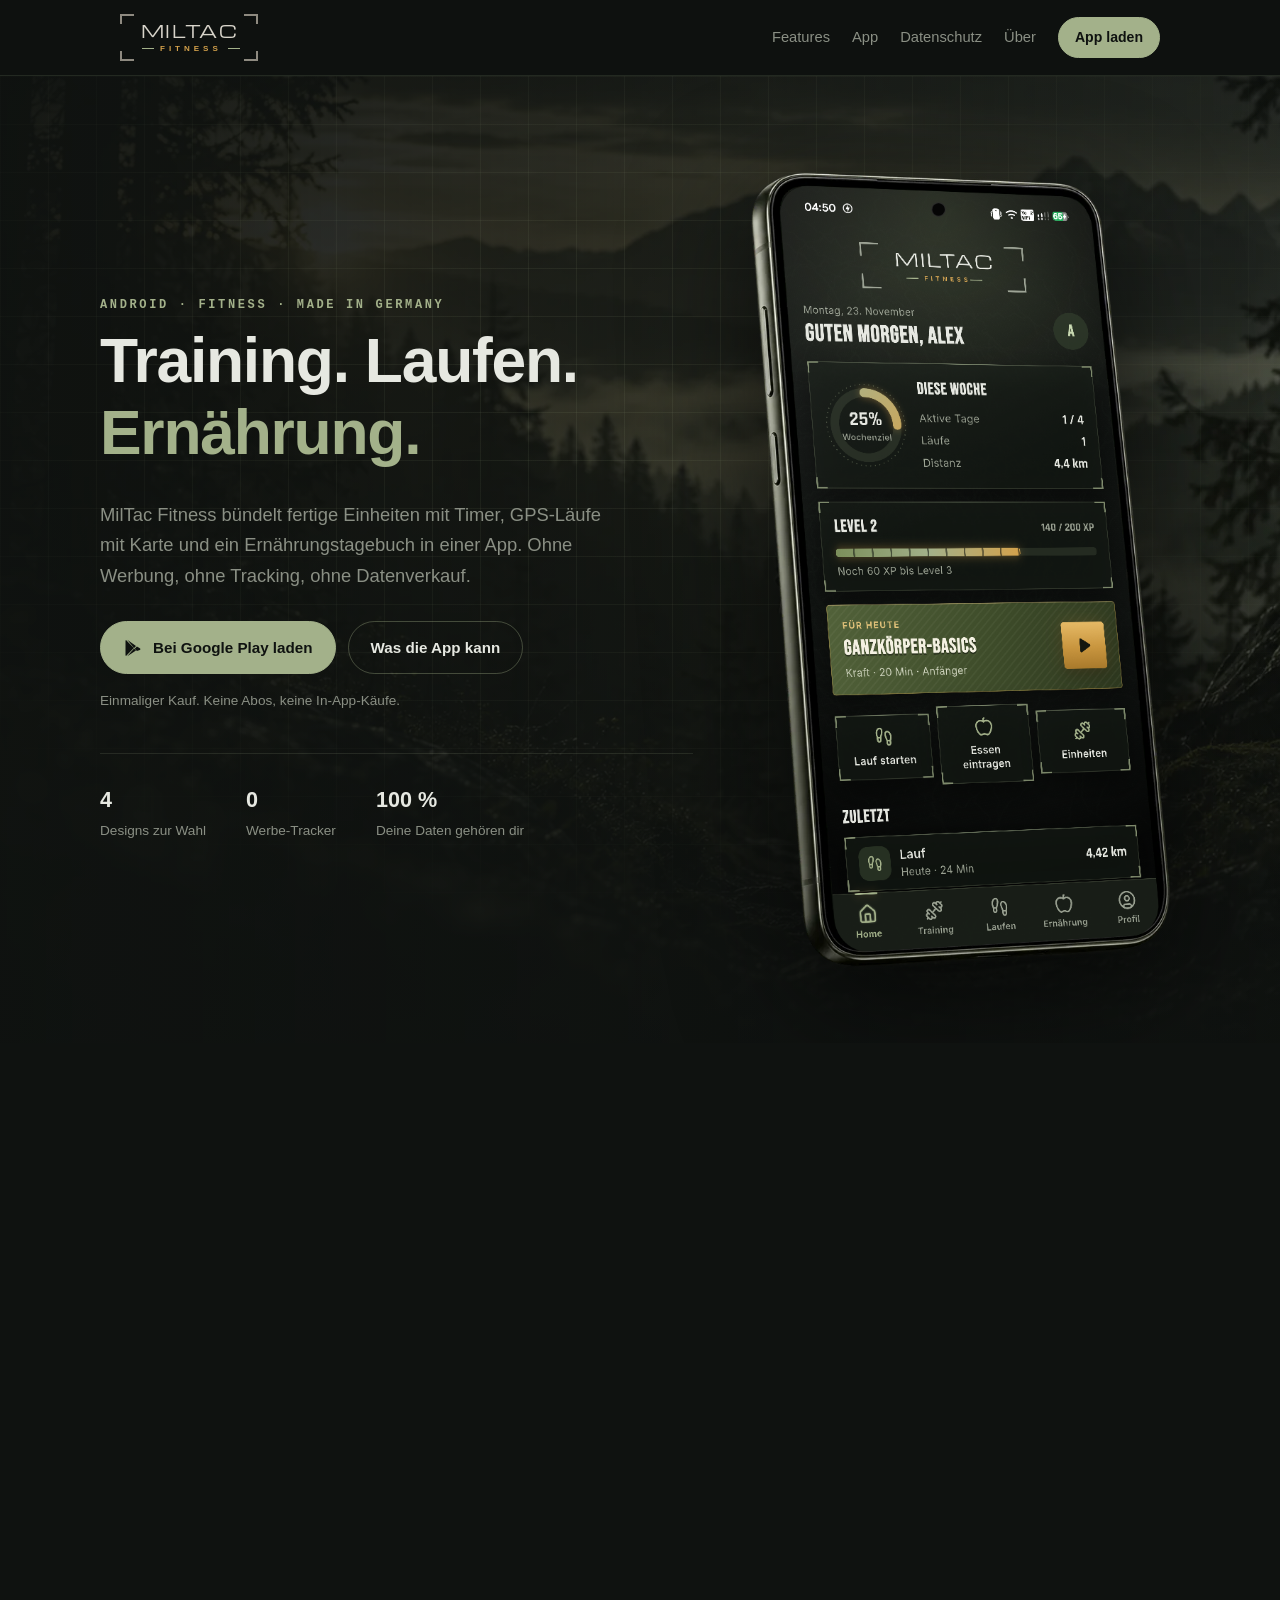
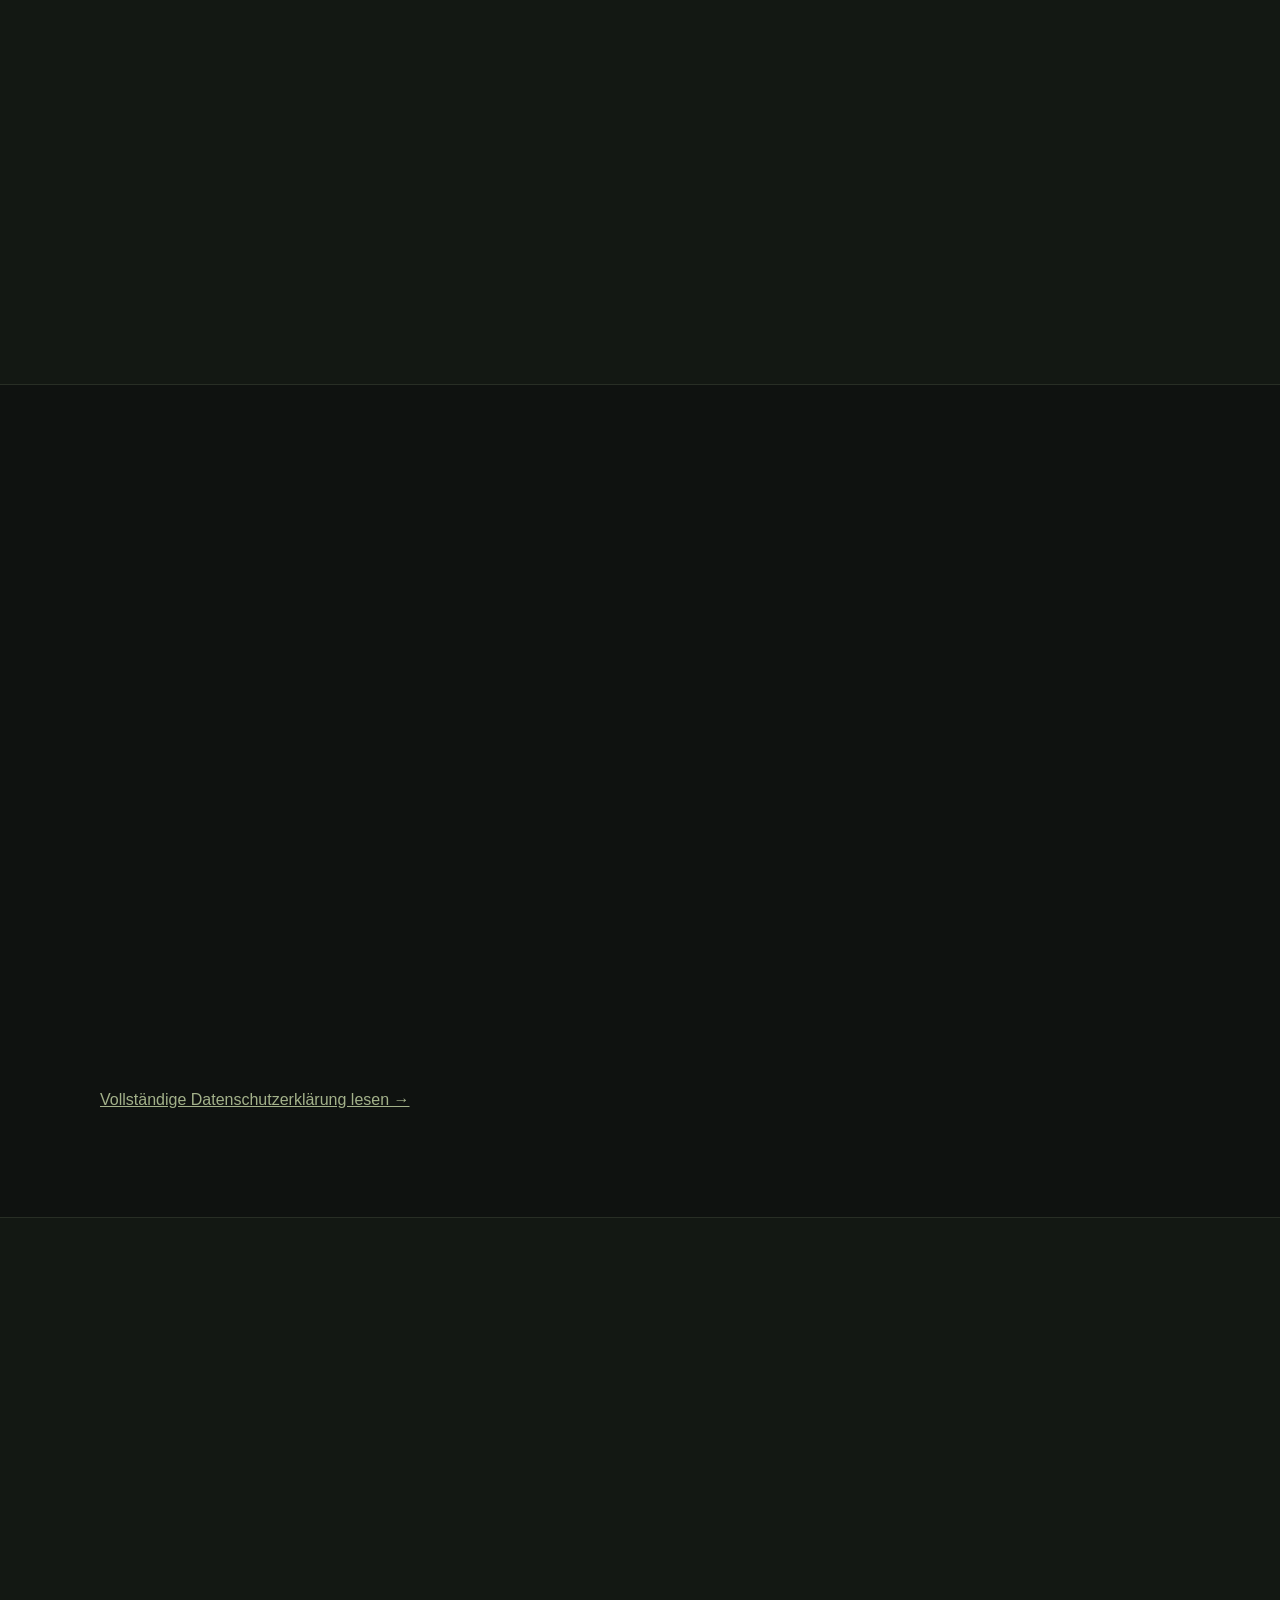
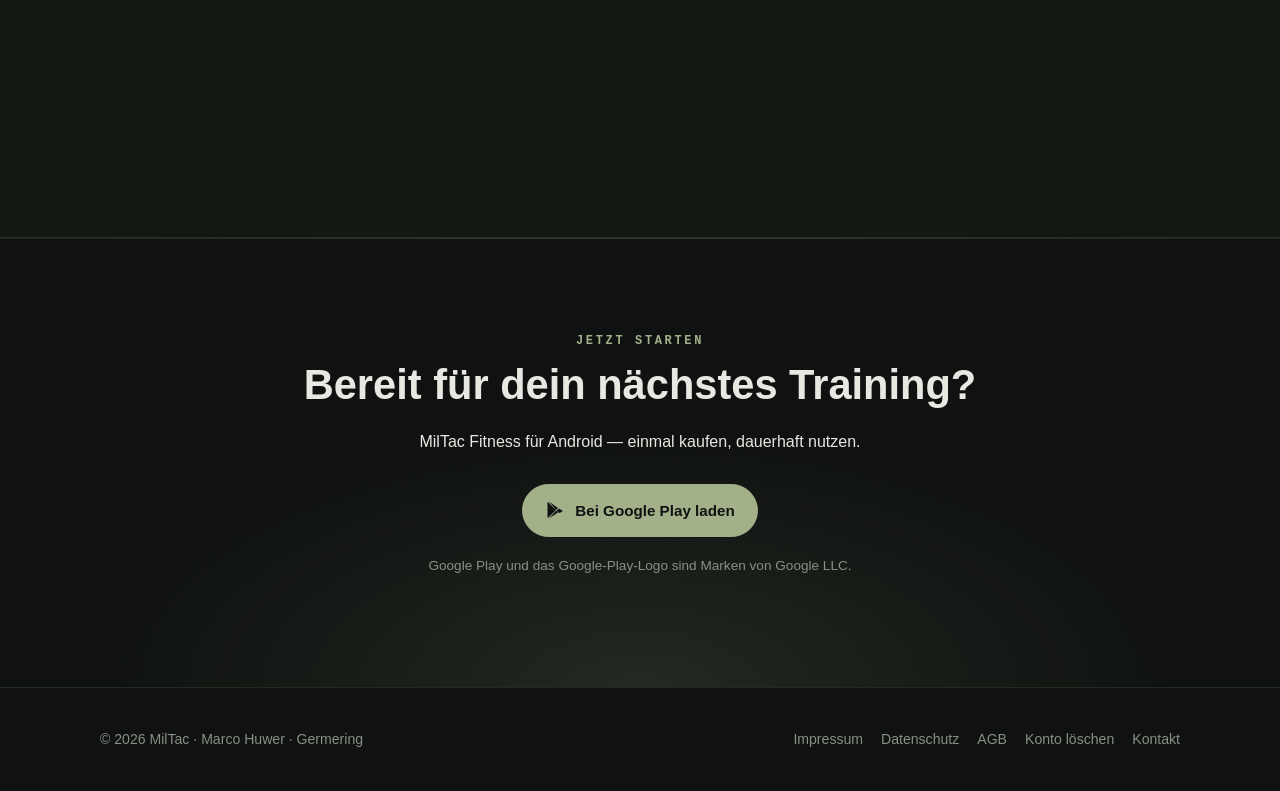
<file: index.html>
<!DOCTYPE html>
<html lang="de">
<head>
<meta charset="utf-8">
<meta name="viewport" content="width=device-width, initial-scale=1">
<title>MilTac Fitness — Training, Laufen &amp; Ernährung für Android</title>
<meta name="description" content="MilTac Fitness ist die Fitness-App für Android: fertige Trainingseinheiten mit Timer, GPS-Läufe mit Karte und ein Ernährungstagebuch. Ohne Werbung, ohne Tracking, ohne Datenverkauf.">
<meta property="og:title" content="MilTac Fitness — Training, Laufen und Ernährung in einer App">
<meta property="og:description" content="Fertige Einheiten mit Timer, GPS-Läufe mit Karte, Ernährung mit Kalorien und Makros. Einmal kaufen, ohne Werbung.">
<meta property="og:type" content="website">
<meta property="og:url" content="https://miltac.de/">
<meta property="og:image" content="https://miltac.de/assets/og-image.jpg">
<meta property="og:image:width" content="1200">
<meta property="og:image:height" content="630">
<meta name="twitter:card" content="summary_large_image">
<meta name="theme-color" content="#0F1210">
<link rel="icon" href="favicon.svg" type="image/svg+xml">
<link rel="apple-touch-icon" href="assets/apple-touch-icon.png">
<link rel="canonical" href="https://miltac.de/">
<meta http-equiv="Content-Security-Policy" content="default-src 'none'; script-src 'self'; style-src 'self'; img-src 'self'; font-src 'self'; connect-src 'none'; object-src 'none'; base-uri 'none'; form-action 'none'; upgrade-insecure-requests">
<meta name="referrer" content="strict-origin-when-cross-origin">
<link rel="stylesheet" href="style.css">
<script src="site.js"></script>
</head>
<body>

<header class="site-header">
  <div class="inner">
    <a class="logo" href="#top" aria-label="MilTac Fitness – Startseite">
      <span class="name">MILTAC</span>
      <span class="tag">FITNESS</span>
    </a>
    <nav class="site-nav" aria-label="Hauptnavigation">
      <a href="#features">Features</a>
      <a href="#app">App</a>
      <a href="#datenschutz">Datenschutz</a>
      <a href="#ueber">Über</a>
      <a class="btn primary" href="https://play.google.com/store/apps/details?id=de.miltac.training" rel="noopener">App laden</a>
    </nav>
  </div>
</header>

<main id="top">

  <!-- ================= HERO ================= -->
  <section class="hero has-photo">
    <div class="container">
      <div>
        <p class="eyebrow">Android · Fitness · Made in Germany</p>
        <h1>Training. Laufen.<br><em>Ernährung.</em></h1>
        <p class="lead">MilTac Fitness bündelt fertige Einheiten mit Timer, GPS-Läufe mit Karte und ein Ernährungstagebuch in einer App. Ohne Werbung, ohne Tracking, ohne Datenverkauf.</p>
        <div class="actions">
          <a class="btn primary" href="https://play.google.com/store/apps/details?id=de.miltac.training" rel="noopener">
            <svg viewBox="0 0 24 24" fill="currentColor" aria-hidden="true"><path d="M3.6 2.3 13 12l-9.4 9.7c-.4-.2-.6-.6-.6-1.2V3.5c0-.6.2-1 .6-1.2zm1.5-.1L15.6 9.5l-2.3 2.4zm0 19.6 8.2-9.2 2.3 2.4zm11.6-6.1-2.6-2.7 2.6-2.7 3.5 2c1 .6 1 1.5 0 2.1z"/></svg>
            Bei Google Play laden
          </a>
          <a class="btn" href="#features">Was die App kann</a>
        </div>
        <p class="note">Einmaliger Kauf. Keine Abos, keine In-App-Käufe.</p>

        <div class="stats">
          <div><strong>4</strong><span>Designs zur Wahl</span></div>
          <div><strong>0</strong><span>Werbe-Tracker</span></div>
          <div><strong>100 %</strong><span>Deine Daten gehören dir</span></div>
        </div>
      </div>

      <div class="phone-wrap">
        <img class="phone-img" src="assets/phone-mockup.png" width="592" height="1127" alt="MilTac Fitness auf einem Android-Smartphone: Startseite mit Wochenziel, Level, Vorschlag für heute und letzter Aktivität" fetchpriority="high">
      </div>
    </div>
  </section>

  <!-- ================= FEATURES ================= -->
  <section class="section" id="features">
    <div class="container">
      <p class="eyebrow reveal">Funktionen</p>
      <h2 class="reveal">Drei Disziplinen. Eine App.</h2>
      <p class="lead reveal">MilTac Fitness bündelt alles, was du für dein Training brauchst — ohne Schnickschnack und ohne dich abzulenken.</p>

      <div class="grid cols-3 mt-44">
        <article class="card reveal">
          <div class="icon"><img src="assets/icon-run.png" width="44" height="44" alt=""></div>
          <h3>Lauf-Tracking</h3>
          <p>GPS-Aufzeichnung mit Route auf der Karte, Distanz, Zeit und Tempo — auch bei gesperrtem Bildschirm. Herzfrequenz und Kalorien optional aus Health Connect.</p>
        </article>
        <article class="card reveal">
          <div class="icon"><img src="assets/icon-training.png" width="44" height="44" alt=""></div>
          <h3>Training mit Timer</h3>
          <p>Fertige Einheiten für zu Hause und unterwegs, ein Intervall-Timer mit Ton und Vibration und eine Übungsbibliothek mit Anleitung. Eigene Einheiten und Übungen legst du selbst an.</p>
        </article>
        <article class="card reveal">
          <div class="icon"><img src="assets/icon-nutrition.png" width="44" height="44" alt=""></div>
          <h3>Ernährung</h3>
          <p>Mahlzeiten aus über 50 Lebensmitteln oder eigenen Einträgen, Kalorien und Makros pro Tag im Blick — mit deinen eigenen Zielen.</p>
        </article>
      </div>
    </div>
  </section>

  <!-- ================= SCREENSHOTS ================= -->
  <section class="section alt" id="app">
    <div class="container">
      <p class="eyebrow reveal">Ein Blick in die App</p>
      <h2 class="reveal">Klar. Übersichtlich. Auf den Punkt.</h2>
      <p class="lead reveal">Kein Feed, keine Ablenkung. Fünf Bereiche — Home, Training, Laufen, Ernährung, Profil — und jede Zahl, die zählt, auf einen Blick.</p>

      <div class="screens reveal">
        <figure class="screen-frame">
          <img src="assets/screen-einheiten.jpg" width="720" height="1600" loading="lazy" alt="MilTac Fitness Training: Liste der Einheiten mit Kategorie, Dauer und Schwierigkeit">
          <figcaption>Training</figcaption>
        </figure>
        <figure class="screen-frame">
          <img src="assets/screen-lauf.jpg" width="720" height="1600" loading="lazy" alt="MilTac Fitness Lauf: Route auf der Karte mit Distanz, Tempo, Zeit, Puls und Kalorien">
          <figcaption>Laufen</figcaption>
        </figure>
        <figure class="screen-frame">
          <img src="assets/screen-ernaehrung.jpg" width="720" height="1600" loading="lazy" alt="MilTac Fitness Ernährung: Kalorienring, Makros und Mahlzeiten des Tages">
          <figcaption>Ernährung</figcaption>
        </figure>
      </div>

      <div class="grid cols-3 screen-notes reveal">
        <div><strong>Filter nach Dauer &amp; Ausrüstung</strong><span>Kraft, Kondition, Mobilität — finde die Einheit, die zu deiner Zeit und deinem Equipment passt.</span></div>
        <div><strong>Jeder Lauf mit Karte</strong><span>Route, Distanz, Tempo und Zeit — Puls und Kalorien kommen auf Wunsch aus Health Connect.</span></div>
        <div><strong>Makros im Blick</strong><span>Kalorien, Protein, Kohlenhydrate und Fett pro Mahlzeit und für den ganzen Tag.</span></div>
      </div>

      <figure class="designs reveal">
        <img src="assets/designs.jpg" width="1600" height="900" loading="lazy" alt="Die vier Designs der App nebeneinander: Olive Ops dunkel, Olive Ops hell, Night Ops und Coyote">
      </figure>
    </div>
  </section>

  <!-- ================= DATENSCHUTZ ================= -->
  <section class="section" id="datenschutz">
    <div class="container split">
      <div>
        <p class="eyebrow reveal">Datenschutz</p>
        <h2 class="reveal">Keine Werbung.<br>Kein Tracking.<br>Kein Datenverkauf.</h2>
        <p class="lead reveal">Fitness-Daten sind persönlich. Deshalb erfasst MilTac Fitness nur, was die App wirklich braucht.</p>
        <ul class="checklist reveal">
          <li><svg viewBox="0 0 24 24" fill="none" stroke="currentColor" stroke-width="2" stroke-linecap="round" stroke-linejoin="round" aria-hidden="true"><path d="M20 6 9 17l-5-5"/></svg><div><strong>Standort nur während des Laufs</strong><span>GPS wird ausschließlich erfasst, solange du aktiv aufzeichnest.</span></div></li>
          <li><svg viewBox="0 0 24 24" fill="none" stroke="currentColor" stroke-width="2" stroke-linecap="round" stroke-linejoin="round" aria-hidden="true"><path d="M20 6 9 17l-5-5"/></svg><div><strong>Gesundheitsdaten nur mit Einwilligung</strong><span>Health Connect wird nur gelesen, wenn du es ausdrücklich erlaubst — jederzeit widerrufbar.</span></div></li>
          <li><svg viewBox="0 0 24 24" fill="none" stroke="currentColor" stroke-width="2" stroke-linecap="round" stroke-linejoin="round" aria-hidden="true"><path d="M20 6 9 17l-5-5"/></svg><div><strong>Server in der EU</strong><span>Deine Daten liegen bei Supabase in Irland, werden nur verschlüsselt übertragen und sind auf jedem deiner Geräte verfügbar.</span></div></li>
          <li><svg viewBox="0 0 24 24" fill="none" stroke="currentColor" stroke-width="2" stroke-linecap="round" stroke-linejoin="round" aria-hidden="true"><path d="M20 6 9 17l-5-5"/></svg><div><strong>Konto jederzeit löschbar</strong><span>Direkt in der App oder per E-Mail — samt aller zugehörigen Daten.</span></div></li>
        </ul>
        <p class="mt-28"><a href="datenschutz.html">Vollständige Datenschutzerklärung lesen →</a></p>
      </div>

      <div class="panel reveal">
        <p class="eyebrow">Auf einen Blick</p>
        <dl class="kv">
          <dt>Werbe-IDs</dt><dd>Keine</dd>
          <dt>Werbung</dt><dd>Keine</dd>
          <dt>Datenverkauf</dt><dd>Nie</dd>
          <dt>Standort</dt><dd>Nur während aktiver Aufzeichnung</dd>
          <dt>Health Connect</dt><dd>Nur mit Einwilligung</dd>
                    <dt>Absturzberichte</dt><dd>Nur technische Daten, ohne Namen oder E-Mail</dd>
          <dt>Recht</dt><dd>DSGVO, deutsches Recht</dd>
        </dl>
      </div>
    </div>
  </section>

  <!-- ================= ÜBER ================= -->
  <section class="section alt" id="ueber">
    <div class="container split">
      <div class="about-visual reveal">
        <img src="assets/about.webp" width="1400" height="933" loading="lazy" alt="Laufschuhe, Sportuhr, Trinkflasche und Notizbuch auf dunklem Untergrund">
        <div class="panel">
          <p class="eyebrow">MilTac Fitness</p>
          <dl class="kv">
            <dt>Inhaber</dt><dd>Marco Huwer</dd>
            <dt>Sitz</dt><dd>Germering bei München</dd>
            <dt>Produkt</dt><dd>Fitness-App für Android</dd>
            <dt>Modell</dt><dd>Einmaliger Kauf</dd>
          </dl>
        </div>
      </div>
      <div>
        <p class="eyebrow reveal">Über MilTac Fitness</p>
        <h2 class="reveal">Entwickelt in Germering. Ohne Investoren, ohne Werbedeals.</h2>
        <p class="lead reveal">MilTac ist ein unabhängiges Ein-Personen-Unternehmen aus Bayern. Die App entsteht aus der eigenen Praxis — für Menschen, die Laufen, Training und Ernährung im Griff haben wollen, ohne dafür ihre Daten zu verkaufen.</p>
        <p class="reveal muted">Ein einmaliger Kaufpreis statt Abo bedeutet: Du bist der Kunde, nicht das Produkt. Fragen, Ideen oder Fehler gefunden? Schreib mir direkt.</p>
        <p class="reveal"><a class="btn" href="mailto:info@miltac.de">Kontakt aufnehmen</a></p>
      </div>
    </div>
  </section>

  <!-- ================= CTA ================= -->
  <section class="cta" id="download">
    <div class="container">
      <p class="eyebrow">Jetzt starten</p>
      <h2>Bereit für dein nächstes Training?</h2>
      <p class="lead centered">MilTac Fitness für Android — einmal kaufen, dauerhaft nutzen.</p>
      <div class="actions">
        <a class="btn primary" href="https://play.google.com/store/apps/details?id=de.miltac.training" rel="noopener">
          <svg viewBox="0 0 24 24" fill="currentColor" aria-hidden="true"><path d="M3.6 2.3 13 12l-9.4 9.7c-.4-.2-.6-.6-.6-1.2V3.5c0-.6.2-1 .6-1.2zm1.5-.1L15.6 9.5l-2.3 2.4zm0 19.6 8.2-9.2 2.3 2.4zm11.6-6.1-2.6-2.7 2.6-2.7 3.5 2c1 .6 1 1.5 0 2.1z"/></svg>
          Bei Google Play laden
        </a>
      </div>
      <p class="note muted small mt-18">Google Play und das Google-Play-Logo sind Marken von Google LLC.</p>
    </div>
  </section>

</main>

<footer class="site-footer">
  <div class="inner">
    <div>© 2026 MilTac · Marco Huwer · Germering</div>
    <nav aria-label="Rechtliches">
      <a href="impressum.html">Impressum</a>
      <a href="datenschutz.html">Datenschutz</a>
      <a href="agb.html">AGB</a>
      <a href="konto-loeschen.html">Konto löschen</a>
      <a href="mailto:info@miltac.de">Kontakt</a>
    </nav>
  </div>
</footer>

</body>
</html>
</file>
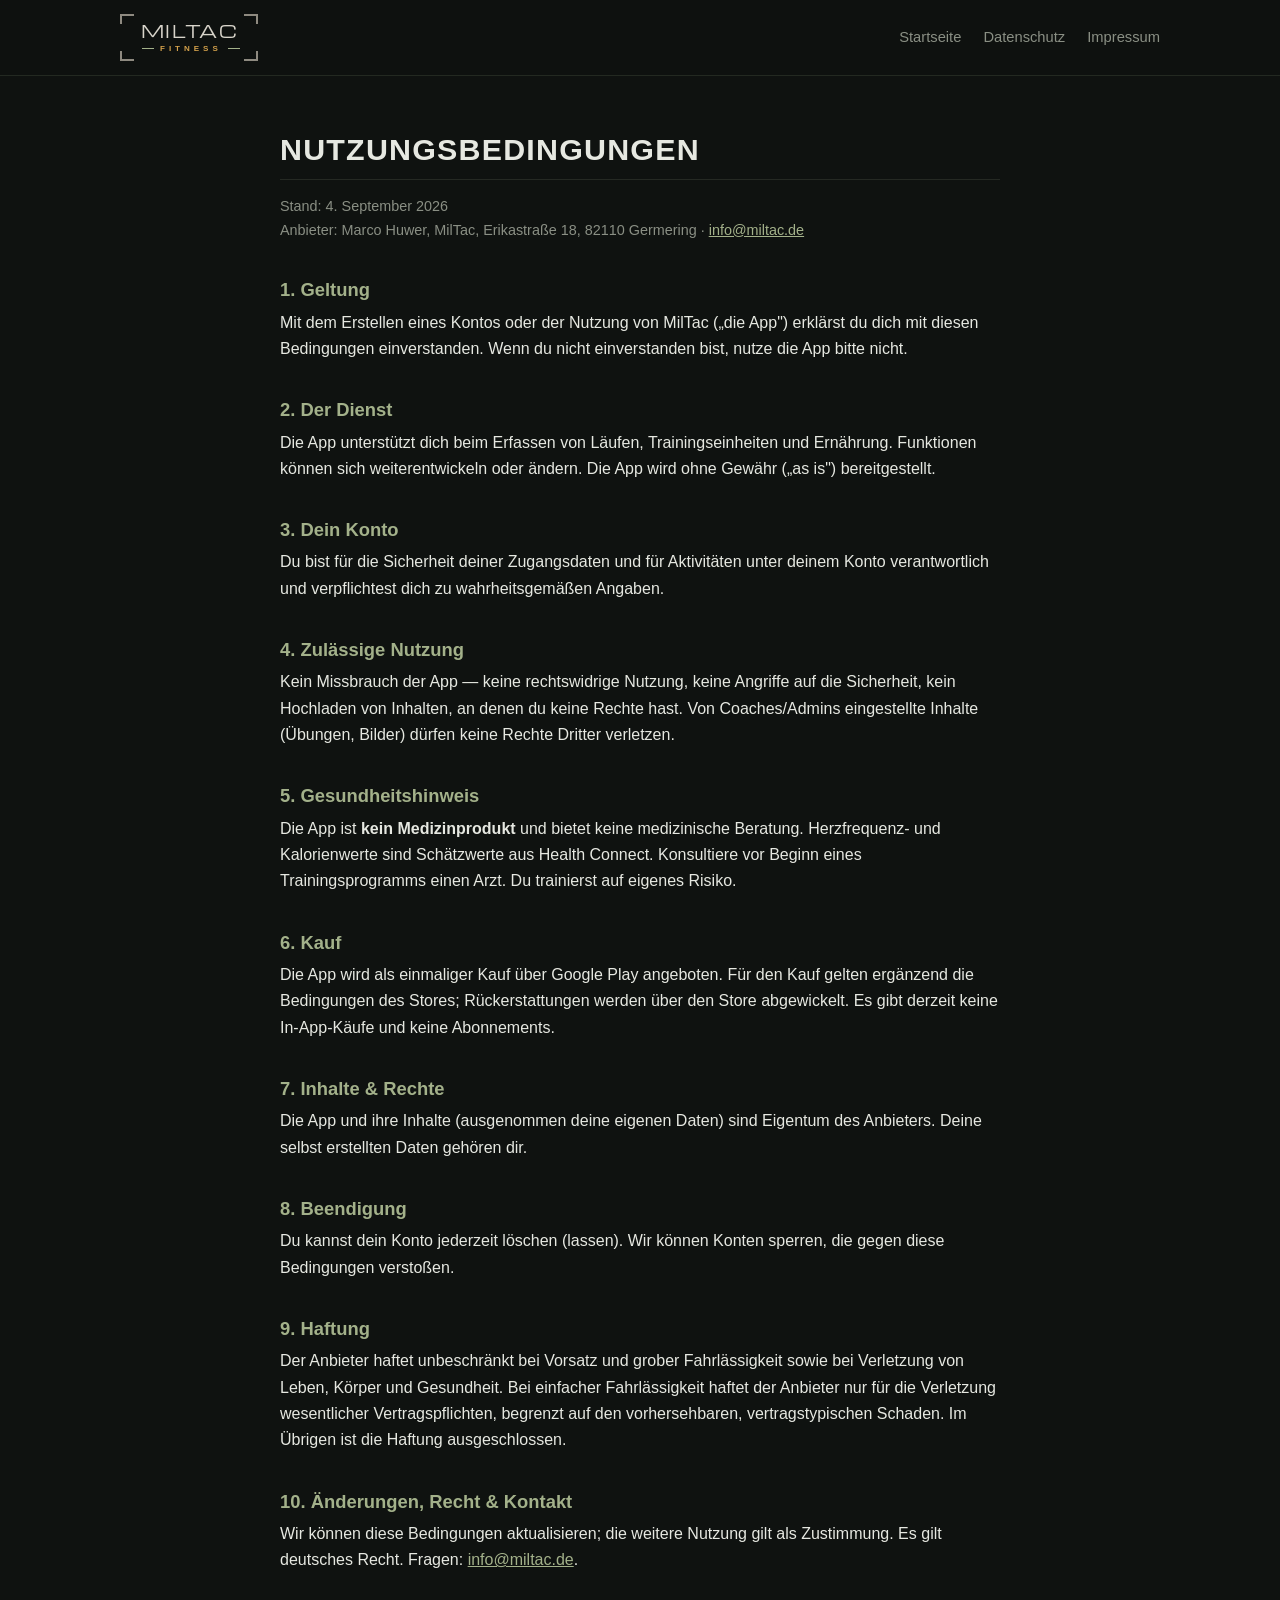
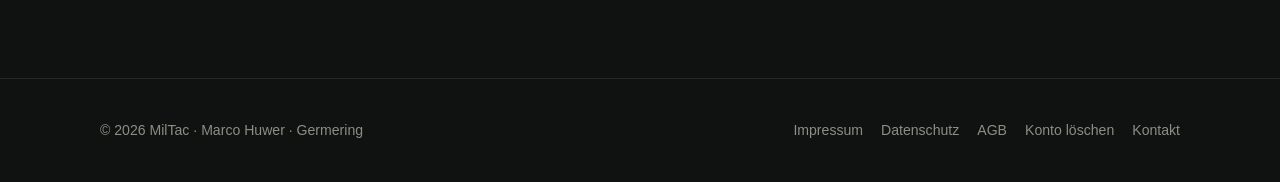
<file: agb.html>
<!DOCTYPE html>
<html lang="de">
<head>
<meta charset="utf-8">
<meta name="viewport" content="width=device-width, initial-scale=1">
<title>Nutzungsbedingungen — MilTac</title>
<link rel="icon" href="favicon.svg" type="image/svg+xml">
<meta http-equiv="Content-Security-Policy" content="default-src 'none'; script-src 'self'; style-src 'self'; img-src 'self'; font-src 'self'; connect-src 'none'; object-src 'none'; base-uri 'none'; form-action 'none'; upgrade-insecure-requests">
<meta name="referrer" content="strict-origin-when-cross-origin">
<link rel="stylesheet" href="style.css">
</head>
<body>

<header class="site-header">
  <div class="inner">
    <a class="logo" href="index.html" aria-label="MilTac Fitness – Startseite">
      <span class="name">MILTAC</span>
      <span class="tag">FITNESS</span>
    </a>
    <nav class="site-nav" aria-label="Rechtliches">
      <a href="index.html">Startseite</a>
      <a href="datenschutz.html">Datenschutz</a>
      <a href="impressum.html">Impressum</a>
    </nav>
  </div>
</header>

<main class="legal">
  <h1>Nutzungsbedingungen</h1>
  <p class="meta">Stand: 4. September 2026<br>
  Anbieter: Marco Huwer, MilTac, Erikastraße 18, 82110 Germering · <a href="mailto:info@miltac.de">info@miltac.de</a></p>

  <h2>1. Geltung</h2>
  <p>Mit dem Erstellen eines Kontos oder der Nutzung von MilTac („die App") erklärst du dich mit diesen Bedingungen einverstanden. Wenn du nicht einverstanden bist, nutze die App bitte nicht.</p>

  <h2>2. Der Dienst</h2>
  <p>Die App unterstützt dich beim Erfassen von Läufen, Trainingseinheiten und Ernährung. Funktionen können sich weiterentwickeln oder ändern. Die App wird ohne Gewähr („as is") bereitgestellt.</p>

  <h2>3. Dein Konto</h2>
  <p>Du bist für die Sicherheit deiner Zugangsdaten und für Aktivitäten unter deinem Konto verantwortlich und verpflichtest dich zu wahrheitsgemäßen Angaben.</p>

  <h2>4. Zulässige Nutzung</h2>
  <p>Kein Missbrauch der App — keine rechtswidrige Nutzung, keine Angriffe auf die Sicherheit, kein Hochladen von Inhalten, an denen du keine Rechte hast. Von Coaches/Admins eingestellte Inhalte (Übungen, Bilder) dürfen keine Rechte Dritter verletzen.</p>

  <h2>5. Gesundheitshinweis</h2>
  <p>Die App ist <strong>kein Medizinprodukt</strong> und bietet keine medizinische Beratung. Herzfrequenz- und Kalorienwerte sind Schätzwerte aus Health Connect. Konsultiere vor Beginn eines Trainingsprogramms einen Arzt. Du trainierst auf eigenes Risiko.</p>

  <h2>6. Kauf</h2>
  <p>Die App wird als einmaliger Kauf über Google Play angeboten. Für den Kauf gelten ergänzend die Bedingungen des Stores; Rückerstattungen werden über den Store abgewickelt. Es gibt derzeit keine In-App-Käufe und keine Abonnements.</p>

  <h2>7. Inhalte &amp; Rechte</h2>
  <p>Die App und ihre Inhalte (ausgenommen deine eigenen Daten) sind Eigentum des Anbieters. Deine selbst erstellten Daten gehören dir.</p>

  <h2>8. Beendigung</h2>
  <p>Du kannst dein Konto jederzeit löschen (lassen). Wir können Konten sperren, die gegen diese Bedingungen verstoßen.</p>

  <h2>9. Haftung</h2>
  <p>Der Anbieter haftet unbeschränkt bei Vorsatz und grober Fahrlässigkeit sowie bei Verletzung von Leben, Körper und Gesundheit. Bei einfacher Fahrlässigkeit haftet der Anbieter nur für die Verletzung wesentlicher Vertragspflichten, begrenzt auf den vorhersehbaren, vertragstypischen Schaden. Im Übrigen ist die Haftung ausgeschlossen.</p>

  <h2>10. Änderungen, Recht &amp; Kontakt</h2>
  <p>Wir können diese Bedingungen aktualisieren; die weitere Nutzung gilt als Zustimmung. Es gilt deutsches Recht. Fragen: <a href="mailto:info@miltac.de">info@miltac.de</a>.</p>
</main>

<footer class="site-footer">
  <div class="inner">
    <div>© 2026 MilTac · Marco Huwer · Germering</div>
    <nav aria-label="Rechtliches">
      <a href="impressum.html">Impressum</a>
      <a href="datenschutz.html">Datenschutz</a>
      <a href="agb.html">AGB</a>
      <a href="konto-loeschen.html">Konto löschen</a>
      <a href="mailto:info@miltac.de">Kontakt</a>
    </nav>
  </div>
</footer>
</body>
</html>
</file>
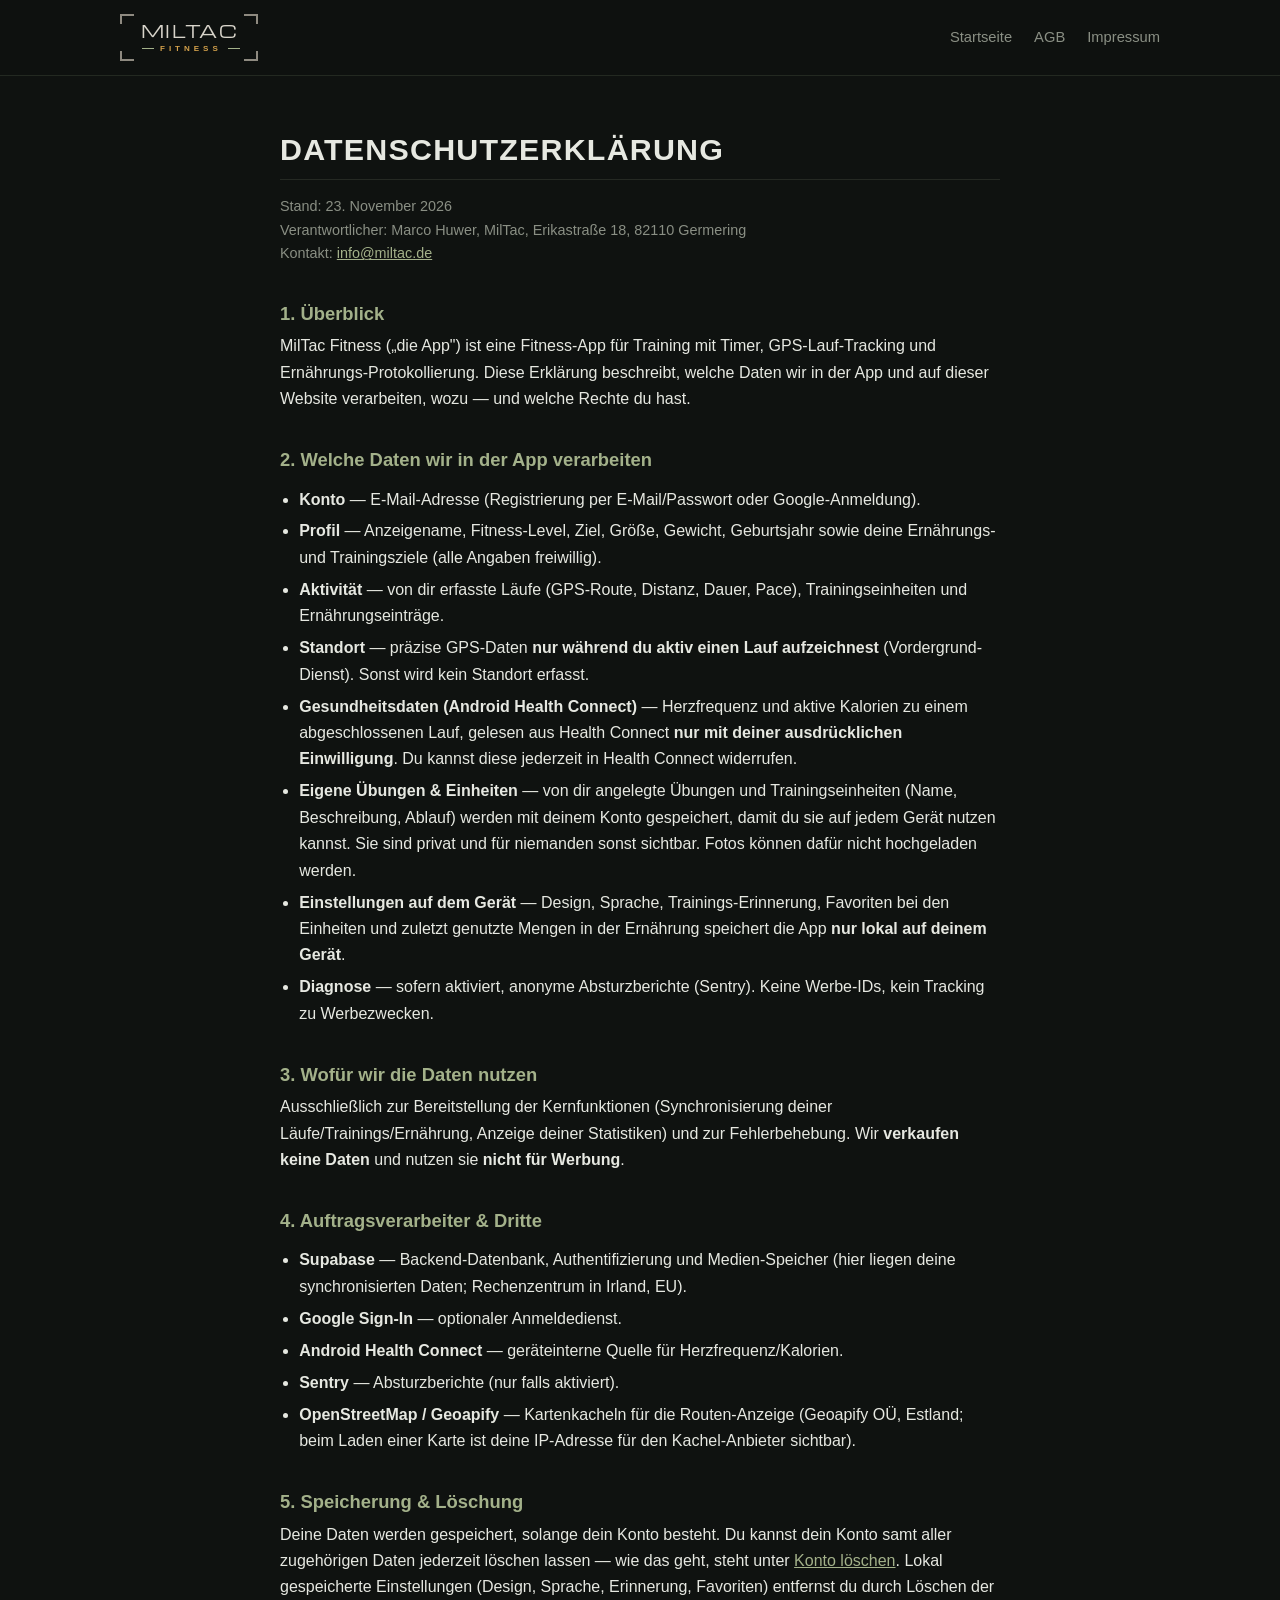
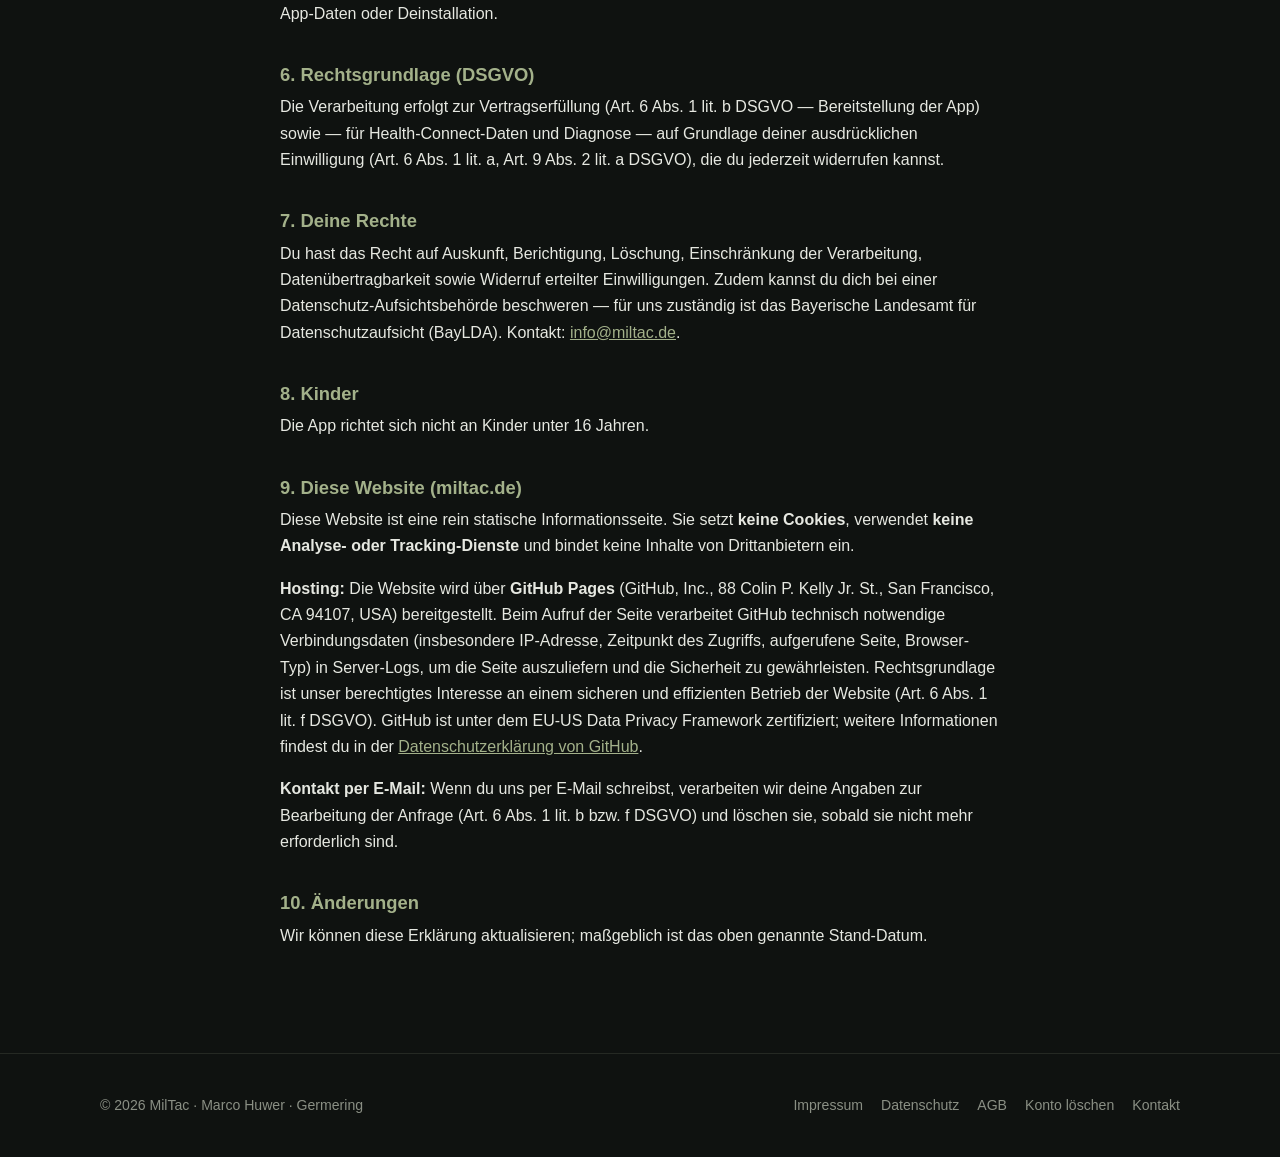
<file: datenschutz.html>
<!DOCTYPE html>
<html lang="de">
<head>
<meta charset="utf-8">
<meta name="viewport" content="width=device-width, initial-scale=1">
<title>Datenschutzerklärung — MilTac</title>
<link rel="icon" href="favicon.svg" type="image/svg+xml">
<meta http-equiv="Content-Security-Policy" content="default-src 'none'; script-src 'self'; style-src 'self'; img-src 'self'; font-src 'self'; connect-src 'none'; object-src 'none'; base-uri 'none'; form-action 'none'; upgrade-insecure-requests">
<meta name="referrer" content="strict-origin-when-cross-origin">
<link rel="stylesheet" href="style.css">
</head>
<body>

<header class="site-header">
  <div class="inner">
    <a class="logo" href="index.html" aria-label="MilTac Fitness – Startseite">
      <span class="name">MILTAC</span>
      <span class="tag">FITNESS</span>
    </a>
    <nav class="site-nav" aria-label="Rechtliches">
      <a href="index.html">Startseite</a>
      <a href="agb.html">AGB</a>
      <a href="impressum.html">Impressum</a>
    </nav>
  </div>
</header>

<main class="legal">
  <h1>Datenschutzerklärung</h1>
  <p class="meta">Stand: 23. November 2026<br>
  Verantwortlicher: Marco Huwer, MilTac, Erikastraße 18, 82110 Germering<br>
  Kontakt: <a href="mailto:info@miltac.de">info@miltac.de</a></p>

  <h2>1. Überblick</h2>
  <p>MilTac Fitness („die App") ist eine Fitness-App für Training mit Timer, GPS-Lauf-Tracking und Ernährungs-Protokollierung. Diese Erklärung beschreibt, welche Daten wir in der App und auf dieser Website verarbeiten, wozu — und welche Rechte du hast.</p>

  <h2>2. Welche Daten wir in der App verarbeiten</h2>
  <ul>
    <li><strong>Konto</strong> — E-Mail-Adresse (Registrierung per E-Mail/Passwort oder Google-Anmeldung).</li>
    <li><strong>Profil</strong> — Anzeigename, Fitness-Level, Ziel, Größe, Gewicht, Geburtsjahr sowie deine Ernährungs- und Trainingsziele (alle Angaben freiwillig).</li>
    <li><strong>Aktivität</strong> — von dir erfasste Läufe (GPS-Route, Distanz, Dauer, Pace), Trainingseinheiten und Ernährungseinträge.</li>
    <li><strong>Standort</strong> — präzise GPS-Daten <strong>nur während du aktiv einen Lauf aufzeichnest</strong> (Vordergrund-Dienst). Sonst wird kein Standort erfasst.</li>
    <li><strong>Gesundheitsdaten (Android Health Connect)</strong> — Herzfrequenz und aktive Kalorien zu einem abgeschlossenen Lauf, gelesen aus Health Connect <strong>nur mit deiner ausdrücklichen Einwilligung</strong>. Du kannst diese jederzeit in Health Connect widerrufen.</li>
    <li><strong>Eigene Übungen &amp; Einheiten</strong> — von dir angelegte Übungen und Trainingseinheiten (Name, Beschreibung, Ablauf) werden mit deinem Konto gespeichert, damit du sie auf jedem Gerät nutzen kannst. Sie sind privat und für niemanden sonst sichtbar. Fotos können dafür nicht hochgeladen werden.</li>
    <li><strong>Einstellungen auf dem Gerät</strong> — Design, Sprache, Trainings-Erinnerung, Favoriten bei den Einheiten und zuletzt genutzte Mengen in der Ernährung speichert die App <strong>nur lokal auf deinem Gerät</strong>.</li>
    <li><strong>Diagnose</strong> — sofern aktiviert, anonyme Absturzberichte (Sentry). Keine Werbe-IDs, kein Tracking zu Werbezwecken.</li>
  </ul>

  <h2>3. Wofür wir die Daten nutzen</h2>
  <p>Ausschließlich zur Bereitstellung der Kernfunktionen (Synchronisierung deiner Läufe/Trainings/Ernährung, Anzeige deiner Statistiken) und zur Fehlerbehebung. Wir <strong>verkaufen keine Daten</strong> und nutzen sie <strong>nicht für Werbung</strong>.</p>

  <h2>4. Auftragsverarbeiter &amp; Dritte</h2>
  <ul>
    <li><strong>Supabase</strong> — Backend-Datenbank, Authentifizierung und Medien-Speicher (hier liegen deine synchronisierten Daten; Rechenzentrum in Irland, EU).</li>
    <li><strong>Google Sign-In</strong> — optionaler Anmeldedienst.</li>
    <li><strong>Android Health Connect</strong> — geräteinterne Quelle für Herzfrequenz/Kalorien.</li>
    <li><strong>Sentry</strong> — Absturzberichte (nur falls aktiviert).</li>
    <li><strong>OpenStreetMap / Geoapify</strong> — Kartenkacheln für die Routen-Anzeige (Geoapify OÜ, Estland; beim Laden einer Karte ist deine IP-Adresse für den Kachel-Anbieter sichtbar).</li>
  </ul>

  <h2>5. Speicherung &amp; Löschung</h2>
  <p>Deine Daten werden gespeichert, solange dein Konto besteht. Du kannst dein Konto samt aller zugehörigen Daten jederzeit löschen lassen — wie das geht, steht unter <a href="konto-loeschen.html">Konto löschen</a>. Lokal gespeicherte Einstellungen (Design, Sprache, Erinnerung, Favoriten) entfernst du durch Löschen der App-Daten oder Deinstallation.</p>

  <h2>6. Rechtsgrundlage (DSGVO)</h2>
  <p>Die Verarbeitung erfolgt zur Vertragserfüllung (Art. 6 Abs. 1 lit. b DSGVO — Bereitstellung der App) sowie — für Health-Connect-Daten und Diagnose — auf Grundlage deiner ausdrücklichen Einwilligung (Art. 6 Abs. 1 lit. a, Art. 9 Abs. 2 lit. a DSGVO), die du jederzeit widerrufen kannst.</p>

  <h2>7. Deine Rechte</h2>
  <p>Du hast das Recht auf Auskunft, Berichtigung, Löschung, Einschränkung der Verarbeitung, Datenübertragbarkeit sowie Widerruf erteilter Einwilligungen. Zudem kannst du dich bei einer Datenschutz-Aufsichtsbehörde beschweren — für uns zuständig ist das Bayerische Landesamt für Datenschutzaufsicht (BayLDA). Kontakt: <a href="mailto:info@miltac.de">info@miltac.de</a>.</p>

  <h2>8. Kinder</h2>
  <p>Die App richtet sich nicht an Kinder unter 16 Jahren.</p>

  <h2>9. Diese Website (miltac.de)</h2>
  <p>Diese Website ist eine rein statische Informationsseite. Sie setzt <strong>keine Cookies</strong>, verwendet <strong>keine Analyse- oder Tracking-Dienste</strong> und bindet keine Inhalte von Drittanbietern ein.</p>
  <p><strong>Hosting:</strong> Die Website wird über <strong>GitHub Pages</strong> (GitHub, Inc., 88 Colin P. Kelly Jr. St., San Francisco, CA 94107, USA) bereitgestellt. Beim Aufruf der Seite verarbeitet GitHub technisch notwendige Verbindungsdaten (insbesondere IP-Adresse, Zeitpunkt des Zugriffs, aufgerufene Seite, Browser-Typ) in Server-Logs, um die Seite auszuliefern und die Sicherheit zu gewährleisten. Rechtsgrundlage ist unser berechtigtes Interesse an einem sicheren und effizienten Betrieb der Website (Art. 6 Abs. 1 lit. f DSGVO). GitHub ist unter dem EU-US Data Privacy Framework zertifiziert; weitere Informationen findest du in der <a href="https://docs.github.com/de/site-policy/privacy-policies/github-general-privacy-statement" rel="noopener">Datenschutzerklärung von GitHub</a>.</p>
  <p><strong>Kontakt per E-Mail:</strong> Wenn du uns per E-Mail schreibst, verarbeiten wir deine Angaben zur Bearbeitung der Anfrage (Art. 6 Abs. 1 lit. b bzw. f DSGVO) und löschen sie, sobald sie nicht mehr erforderlich sind.</p>

  <h2>10. Änderungen</h2>
  <p>Wir können diese Erklärung aktualisieren; maßgeblich ist das oben genannte Stand-Datum.</p>
</main>

<footer class="site-footer">
  <div class="inner">
    <div>© 2026 MilTac · Marco Huwer · Germering</div>
    <nav aria-label="Rechtliches">
      <a href="impressum.html">Impressum</a>
      <a href="datenschutz.html">Datenschutz</a>
      <a href="agb.html">AGB</a>
      <a href="konto-loeschen.html">Konto löschen</a>
      <a href="mailto:info@miltac.de">Kontakt</a>
    </nav>
  </div>
</footer>
</body>
</html>
</file>
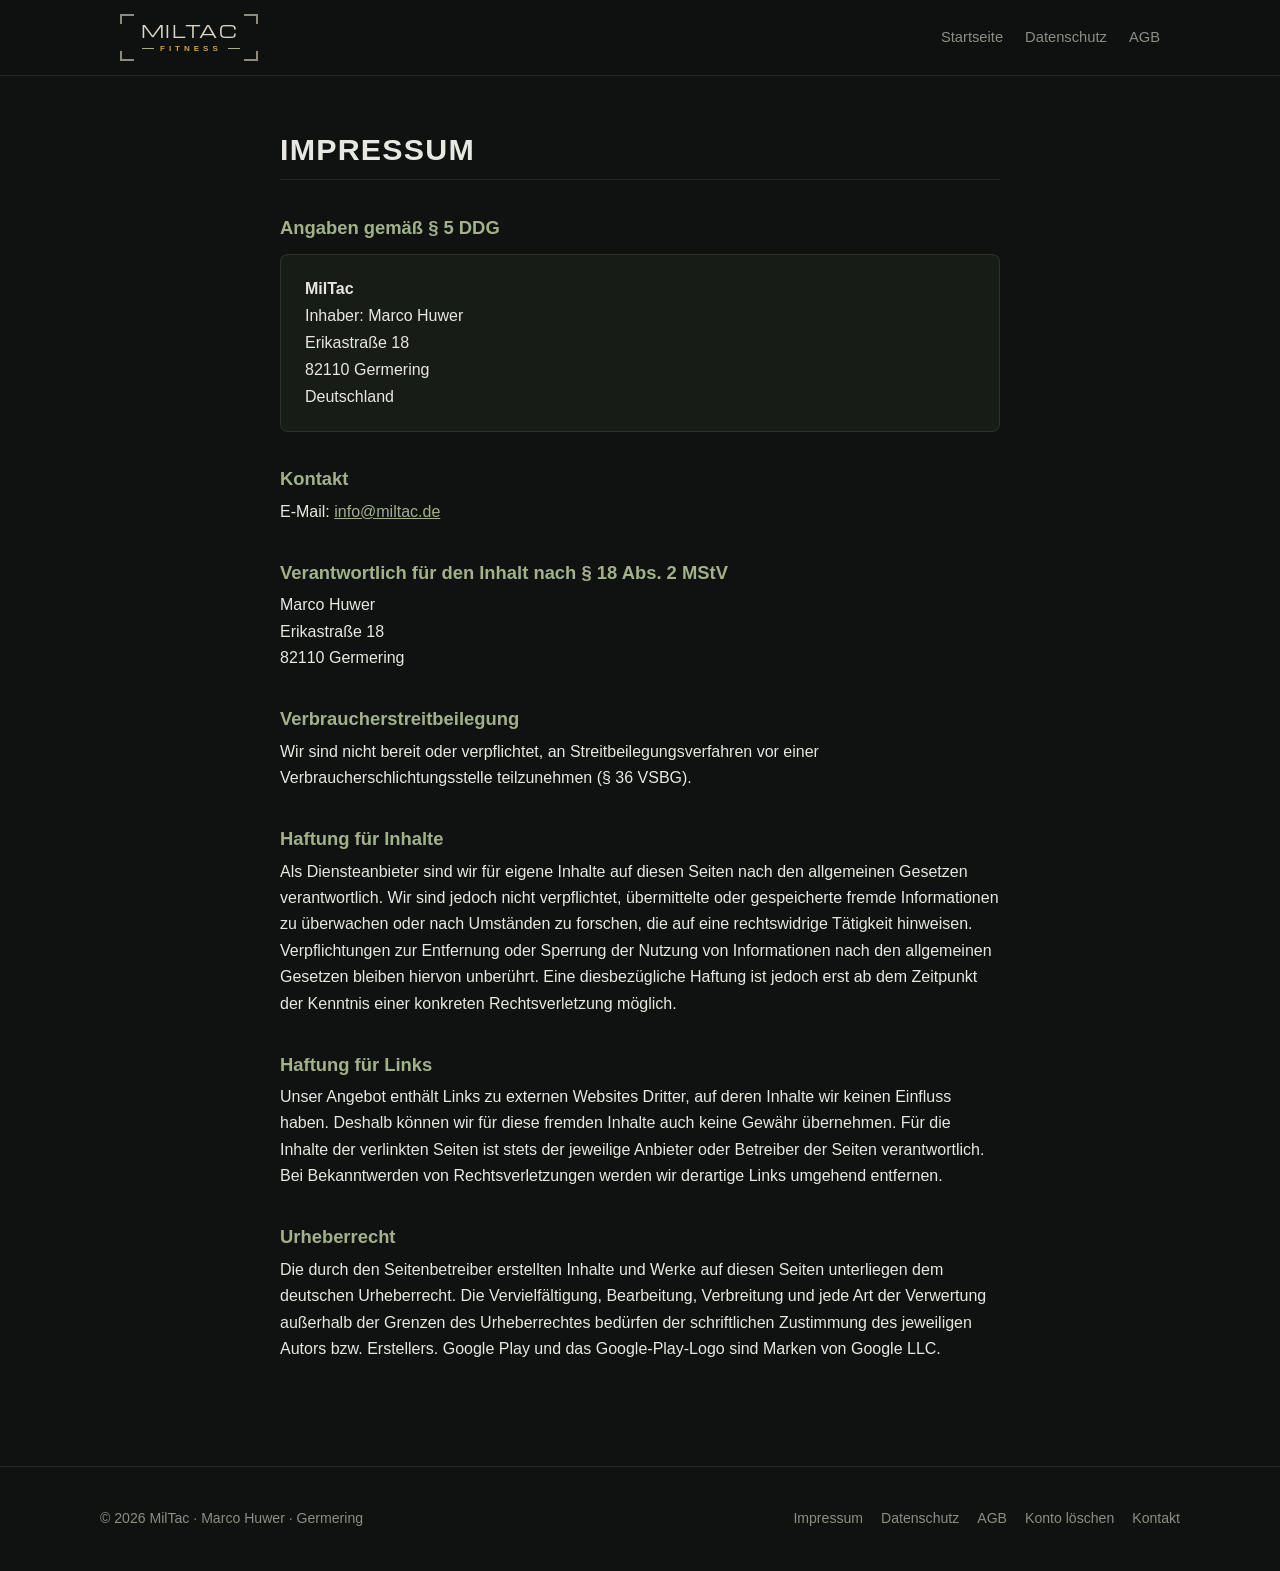
<file: impressum.html>
<!DOCTYPE html>
<html lang="de">
<head>
<meta charset="utf-8">
<meta name="viewport" content="width=device-width, initial-scale=1">
<title>Impressum — MilTac</title>
<meta name="robots" content="noindex, follow">
<link rel="icon" href="favicon.svg" type="image/svg+xml">
<meta http-equiv="Content-Security-Policy" content="default-src 'none'; script-src 'self'; style-src 'self'; img-src 'self'; font-src 'self'; connect-src 'none'; object-src 'none'; base-uri 'none'; form-action 'none'; upgrade-insecure-requests">
<meta name="referrer" content="strict-origin-when-cross-origin">
<link rel="stylesheet" href="style.css">
</head>
<body>

<header class="site-header">
  <div class="inner">
    <a class="logo" href="index.html" aria-label="MilTac Fitness – Startseite">
      <span class="name">MILTAC</span>
      <span class="tag">FITNESS</span>
    </a>
    <nav class="site-nav" aria-label="Rechtliches">
      <a href="index.html">Startseite</a>
      <a href="datenschutz.html">Datenschutz</a>
      <a href="agb.html">AGB</a>
    </nav>
  </div>
</header>

<main class="legal">
  <h1>Impressum</h1>

  <h2>Angaben gemäß § 5 DDG</h2>
  <div class="box">
    <address>
      <strong>MilTac</strong><br>
      Inhaber: Marco Huwer<br>
      Erikastraße 18<br>
      82110 Germering<br>
      Deutschland
    </address>
  </div>

  <h2>Kontakt</h2>
  <p>E-Mail: <a href="mailto:info@miltac.de">info@miltac.de</a></p>

  <!--
    Umsatzsteuer-Identifikationsnummer gemäß § 27a UStG:
    Hier eintragen, sobald vom Finanzamt erteilt — z. B.:
    <h2>Umsatzsteuer-ID</h2>
    <p>Umsatzsteuer-Identifikationsnummer gemäß § 27a UStG: DE 000 000 000</p>
  -->

  <h2>Verantwortlich für den Inhalt nach § 18 Abs. 2 MStV</h2>
  <p>Marco Huwer<br>Erikastraße 18<br>82110 Germering</p>

  <h2>Verbraucherstreitbeilegung</h2>
  <p>Wir sind nicht bereit oder verpflichtet, an Streitbeilegungsverfahren vor einer Verbraucherschlichtungsstelle teilzunehmen (§ 36 VSBG).</p>

  <h2>Haftung für Inhalte</h2>
  <p>Als Diensteanbieter sind wir für eigene Inhalte auf diesen Seiten nach den allgemeinen Gesetzen verantwortlich. Wir sind jedoch nicht verpflichtet, übermittelte oder gespeicherte fremde Informationen zu überwachen oder nach Umständen zu forschen, die auf eine rechtswidrige Tätigkeit hinweisen. Verpflichtungen zur Entfernung oder Sperrung der Nutzung von Informationen nach den allgemeinen Gesetzen bleiben hiervon unberührt. Eine diesbezügliche Haftung ist jedoch erst ab dem Zeitpunkt der Kenntnis einer konkreten Rechtsverletzung möglich.</p>

  <h2>Haftung für Links</h2>
  <p>Unser Angebot enthält Links zu externen Websites Dritter, auf deren Inhalte wir keinen Einfluss haben. Deshalb können wir für diese fremden Inhalte auch keine Gewähr übernehmen. Für die Inhalte der verlinkten Seiten ist stets der jeweilige Anbieter oder Betreiber der Seiten verantwortlich. Bei Bekanntwerden von Rechtsverletzungen werden wir derartige Links umgehend entfernen.</p>

  <h2>Urheberrecht</h2>
  <p>Die durch den Seitenbetreiber erstellten Inhalte und Werke auf diesen Seiten unterliegen dem deutschen Urheberrecht. Die Vervielfältigung, Bearbeitung, Verbreitung und jede Art der Verwertung außerhalb der Grenzen des Urheberrechtes bedürfen der schriftlichen Zustimmung des jeweiligen Autors bzw. Erstellers. Google Play und das Google-Play-Logo sind Marken von Google LLC.</p>
</main>

<footer class="site-footer">
  <div class="inner">
    <div>© 2026 MilTac · Marco Huwer · Germering</div>
    <nav aria-label="Rechtliches">
      <a href="impressum.html">Impressum</a>
      <a href="datenschutz.html">Datenschutz</a>
      <a href="agb.html">AGB</a>
      <a href="konto-loeschen.html">Konto löschen</a>
      <a href="mailto:info@miltac.de">Kontakt</a>
    </nav>
  </div>
</footer>
</body>
</html>
</file>
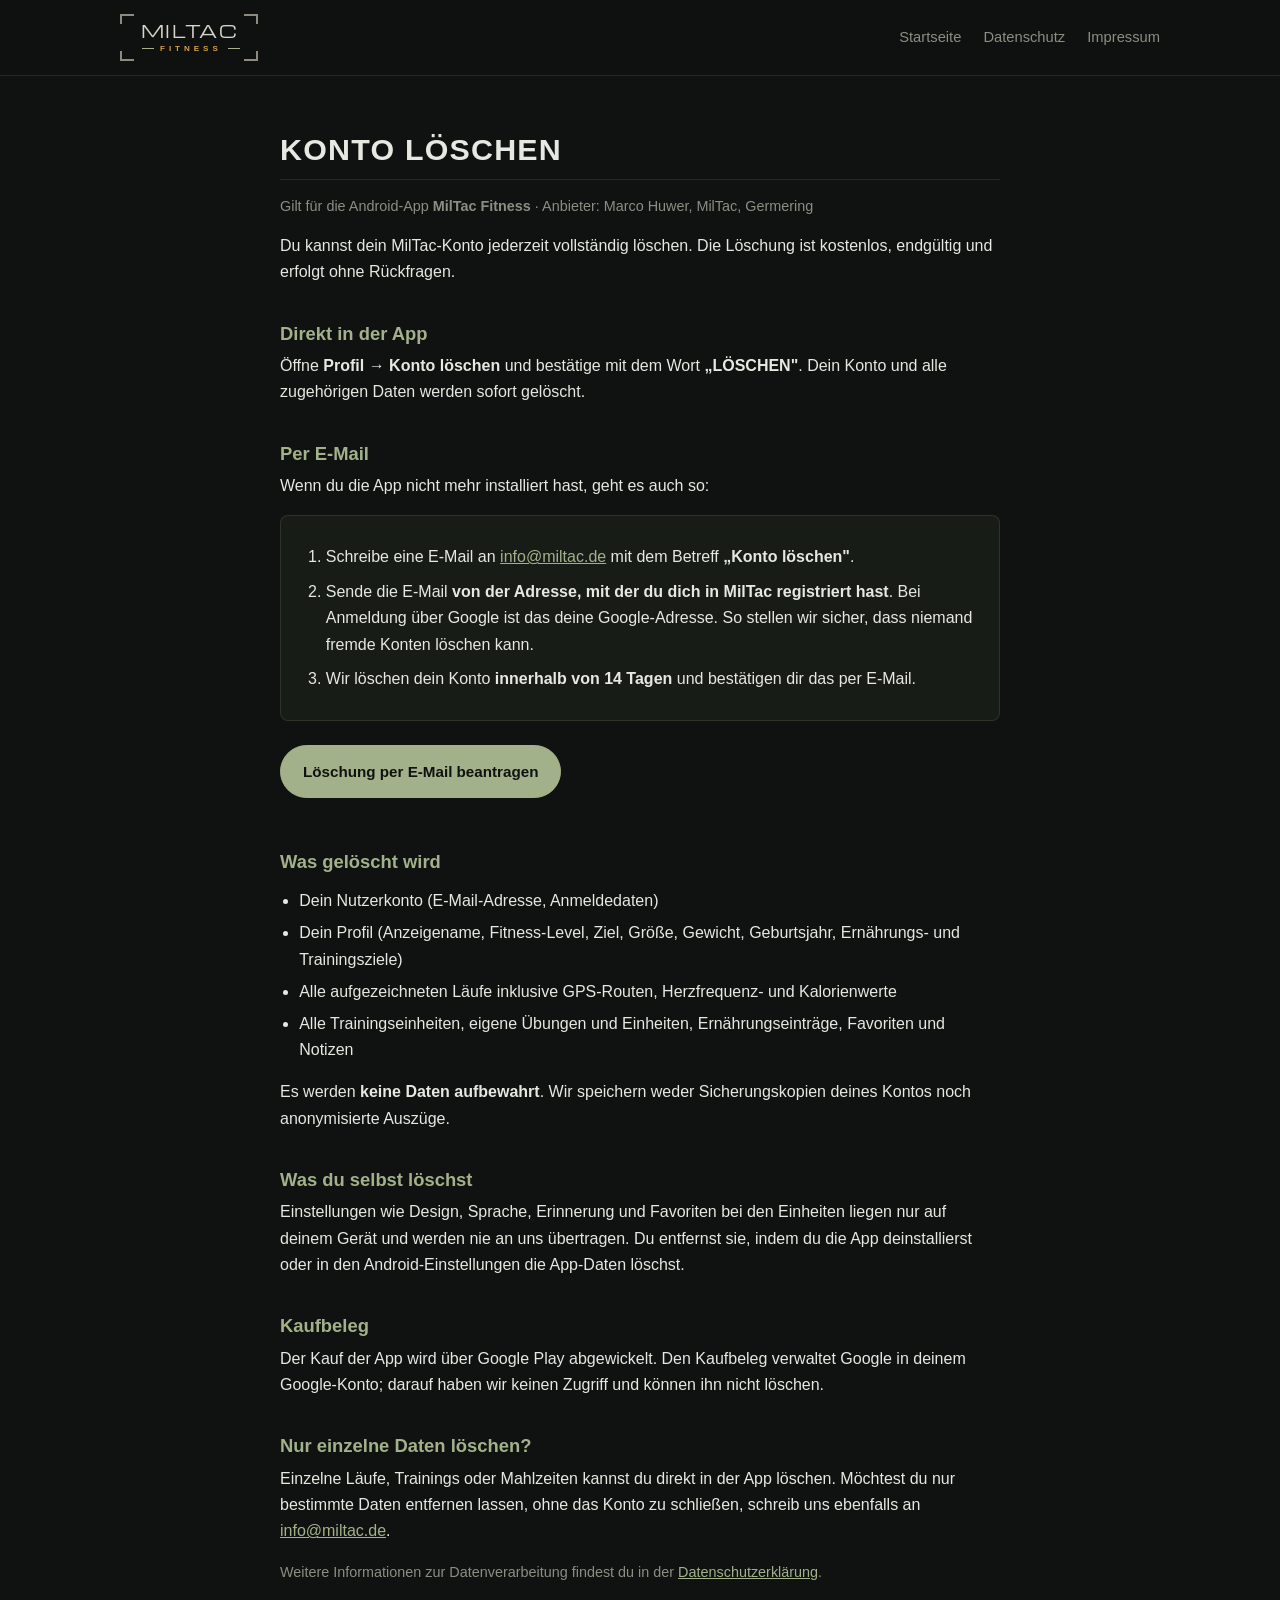
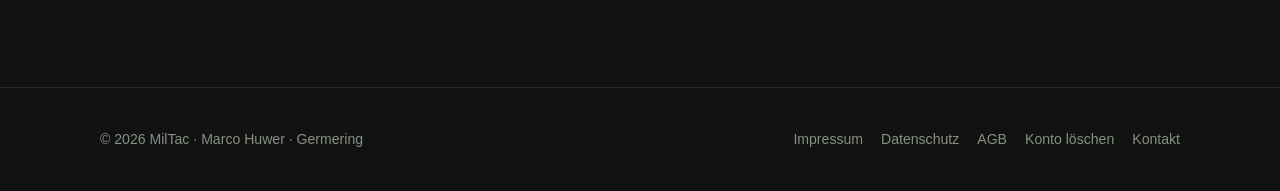
<file: konto-loeschen.html>
<!DOCTYPE html>
<html lang="de">
<head>
<meta charset="utf-8">
<meta name="viewport" content="width=device-width, initial-scale=1">
<title>Konto löschen — MilTac</title>
<meta name="description" content="So löschst du dein MilTac-Konto und alle zugehörigen Daten.">
<link rel="icon" href="favicon.svg" type="image/svg+xml">
<link rel="canonical" href="https://miltac.de/konto-loeschen.html">
<meta http-equiv="Content-Security-Policy" content="default-src 'none'; script-src 'self'; style-src 'self'; img-src 'self'; font-src 'self'; connect-src 'none'; object-src 'none'; base-uri 'none'; form-action 'none'; upgrade-insecure-requests">
<meta name="referrer" content="strict-origin-when-cross-origin">
<link rel="stylesheet" href="style.css">
</head>
<body>

<header class="site-header">
  <div class="inner">
    <a class="logo" href="index.html" aria-label="MilTac Fitness – Startseite">
      <span class="name">MILTAC</span>
      <span class="tag">FITNESS</span>
    </a>
    <nav class="site-nav" aria-label="Rechtliches">
      <a href="index.html">Startseite</a>
      <a href="datenschutz.html">Datenschutz</a>
      <a href="impressum.html">Impressum</a>
    </nav>
  </div>
</header>

<main class="legal">
  <h1>Konto löschen</h1>
  <p class="meta">Gilt für die Android-App <strong>MilTac Fitness</strong> · Anbieter: Marco Huwer, MilTac, Germering</p>

  <p>Du kannst dein MilTac-Konto jederzeit vollständig löschen. Die Löschung ist kostenlos, endgültig und erfolgt ohne Rückfragen.</p>

  <h2>Direkt in der App</h2>
  <p>Öffne <strong>Profil → Konto löschen</strong> und bestätige mit dem Wort <strong>„LÖSCHEN"</strong>. Dein Konto und alle zugehörigen Daten werden sofort gelöscht.</p>

  <h2>Per E-Mail</h2>
  <p>Wenn du die App nicht mehr installiert hast, geht es auch so:</p>
  <div class="box">
    <ol>
      <li>Schreibe eine E-Mail an <a href="mailto:info@miltac.de?subject=Konto%20l%C3%B6schen">info@miltac.de</a> mit dem Betreff <strong>„Konto löschen"</strong>.</li>
      <li>Sende die E-Mail <strong>von der Adresse, mit der du dich in MilTac registriert hast</strong>. Bei Anmeldung über Google ist das deine Google-Adresse. So stellen wir sicher, dass niemand fremde Konten löschen kann.</li>
      <li>Wir löschen dein Konto <strong>innerhalb von 14 Tagen</strong> und bestätigen dir das per E-Mail.</li>
    </ol>
  </div>
  <p><a class="btn primary" href="mailto:info@miltac.de?subject=Konto%20l%C3%B6schen">Löschung per E-Mail beantragen</a></p>

  <h2>Was gelöscht wird</h2>
  <ul>
    <li>Dein Nutzerkonto (E-Mail-Adresse, Anmeldedaten)</li>
    <li>Dein Profil (Anzeigename, Fitness-Level, Ziel, Größe, Gewicht, Geburtsjahr, Ernährungs- und Trainingsziele)</li>
    <li>Alle aufgezeichneten Läufe inklusive GPS-Routen, Herzfrequenz- und Kalorienwerte</li>
    <li>Alle Trainingseinheiten, eigene Übungen und Einheiten, Ernährungseinträge, Favoriten und Notizen</li>
  </ul>
  <p>Es werden <strong>keine Daten aufbewahrt</strong>. Wir speichern weder Sicherungskopien deines Kontos noch anonymisierte Auszüge.</p>

  <h2>Was du selbst löschst</h2>
  <p>Einstellungen wie Design, Sprache, Erinnerung und Favoriten bei den Einheiten liegen nur auf deinem Gerät und werden nie an uns übertragen. Du entfernst sie, indem du die App deinstallierst oder in den Android-Einstellungen die App-Daten löschst.</p>

  <h2>Kaufbeleg</h2>
  <p>Der Kauf der App wird über Google Play abgewickelt. Den Kaufbeleg verwaltet Google in deinem Google-Konto; darauf haben wir keinen Zugriff und können ihn nicht löschen.</p>

  <h2>Nur einzelne Daten löschen?</h2>
  <p>Einzelne Läufe, Trainings oder Mahlzeiten kannst du direkt in der App löschen. Möchtest du nur bestimmte Daten entfernen lassen, ohne das Konto zu schließen, schreib uns ebenfalls an <a href="mailto:info@miltac.de">info@miltac.de</a>.</p>

  <p class="meta">Weitere Informationen zur Datenverarbeitung findest du in der <a href="datenschutz.html">Datenschutzerklärung</a>.</p>
</main>

<footer class="site-footer">
  <div class="inner">
    <div>© 2026 MilTac · Marco Huwer · Germering</div>
    <nav aria-label="Rechtliches">
      <a href="impressum.html">Impressum</a>
      <a href="datenschutz.html">Datenschutz</a>
      <a href="agb.html">AGB</a>
      <a href="konto-loeschen.html">Konto löschen</a>
      <a href="mailto:info@miltac.de">Kontakt</a>
    </nav>
  </div>
</footer>
</body>
</html>
</file>
<file: style.css>
/* ==========================================================================
   MilTac — Design-System
   Dunkles Olive-Ops-Theme · reines CSS, keine Abhängigkeiten
   ========================================================================== */

:root {
  --bg: #0F1210;
  --bg-elev: #131813;
  --card: #171D16;
  --card-hover: #1C231B;
  --text: #E6E8E1;
  --muted: #8A8F84;
  --accent: #A3B18A;
  --accent-strong: #C3D1A6;
  --accent-dim: rgba(163, 177, 138, 0.10);
  --border: rgba(163, 177, 138, 0.15);
  --border-strong: rgba(163, 177, 138, 0.35);
  --radius: 14px;
  --radius-sm: 8px;
  --max: 1080px;
  --font: -apple-system, "Segoe UI", Roboto, Inter, Arial, sans-serif;
  --mono: ui-monospace, "SF Mono", Menlo, Consolas, monospace;
}

* { box-sizing: border-box; }
html { scroll-behavior: smooth; }
body {
  margin: 0;
  background: var(--bg);
  color: var(--text);
  font: 16px/1.65 var(--font);
  -webkit-font-smoothing: antialiased;
}
img, svg { max-width: 100%; display: block; }
a { color: var(--accent); }
a:hover { color: var(--accent-strong); }
h1, h2, h3 { line-height: 1.15; margin: 0 0 0.5em; }
p { margin: 0 0 1em; }

/* Kleine Hilfsklassen (ersetzen Inline-Styles, damit die CSP strikt bleiben kann) */
.mt-18 { margin-top: 18px; }
.mt-28 { margin-top: 28px; }
.mt-44 { margin-top: 44px; }
.muted { color: var(--muted); }
.small { font-size: 0.85rem; }
.centered { margin-left: auto; margin-right: auto; }

/* Kleines Label in Monospace — der "taktische" Akzent */
.eyebrow {
  font: 600 0.75rem/1 var(--mono);
  letter-spacing: 0.22em;
  text-transform: uppercase;
  color: var(--accent);
  margin: 0 0 14px;
}

/* --------------------------------------------------------------------------
   Header & Navigation
   -------------------------------------------------------------------------- */
.site-header {
  position: sticky;
  top: 0;
  z-index: 10;
  background: rgba(15, 18, 16, 0.85);
  backdrop-filter: blur(10px);
  -webkit-backdrop-filter: blur(10px);
  border-bottom: 1px solid var(--border);
}
.site-header .inner {
  max-width: var(--max);
  margin: 0 auto;
  padding: 14px 20px;
  display: flex;
  align-items: center;
  justify-content: space-between;
  gap: 16px;
}
@font-face {
  /* Michroma (SIL OFL 1.1) — Schriftzug des Logos, selbst gehostet */
  font-family: "Michroma";
  src: url("assets/Michroma-Regular.ttf") format("truetype");
  font-display: swap;
}
/* Logo: MILTAC in Eck-Klammern, darunter FITNESS zwischen Linien —
   derselbe Schriftzug wie in der App-Kopfzeile. */
.logo {
  position: relative;
  display: inline-flex;
  flex-direction: column;
  align-items: center;
  gap: 5px;
  padding: 9px 18px 8px;
  color: #E7ECDF;
  text-decoration: none;
  line-height: 1;
}
.logo::before,
.logo::after {
  content: "";
  position: absolute;
  inset: 0;
  pointer-events: none;
  background:
    linear-gradient(#8E8A80, #8E8A80) left top / 14px 2px,
    linear-gradient(#8E8A80, #8E8A80) left top / 2px 10px,
    linear-gradient(#8E8A80, #8E8A80) right top / 14px 2px,
    linear-gradient(#8E8A80, #8E8A80) right top / 2px 10px,
    linear-gradient(#8E8A80, #8E8A80) left bottom / 14px 2px,
    linear-gradient(#8E8A80, #8E8A80) left bottom / 2px 10px,
    linear-gradient(#8E8A80, #8E8A80) right bottom / 14px 2px,
    linear-gradient(#8E8A80, #8E8A80) right bottom / 2px 10px;
  background-repeat: no-repeat;
}
.logo::after { display: none; }
.logo .name {
  font: 400 1.05rem/1 "Michroma", "Segoe UI", Arial, sans-serif;
  letter-spacing: 0.1em;
  padding-left: 0.1em;
  color: #D8D4CA;
}
.logo .tag {
  display: inline-flex;
  align-items: center;
  gap: 6px;
  font: 700 0.5rem/1 var(--font);
  letter-spacing: 0.5em;
  padding-left: 0.5em;
  color: #D4A24C;
}
.logo .tag::before,
.logo .tag::after {
  content: "";
  width: 12px;
  height: 1px;
  background: var(--accent);
}
.logo:hover .name { color: #fff; }
.site-nav { display: flex; gap: 22px; align-items: center; }
.site-nav a {
  color: var(--muted);
  text-decoration: none;
  font-size: 0.92rem;
}
.site-nav a:hover { color: var(--text); }
.site-nav .btn { padding: 8px 16px; font-size: 0.88rem; }

/* --------------------------------------------------------------------------
   Buttons
   -------------------------------------------------------------------------- */
.btn {
  display: inline-flex;
  align-items: center;
  gap: 10px;
  padding: 13px 22px;
  border-radius: 999px;
  border: 1px solid var(--border-strong);
  background: transparent;
  color: var(--text);
  font-weight: 600;
  font-size: 0.95rem;
  text-decoration: none;
  transition: background .15s, border-color .15s, transform .15s;
}
.btn:hover { background: var(--accent-dim); border-color: var(--accent); color: var(--text); transform: translateY(-1px); }
.btn.primary { background: var(--accent); border-color: var(--accent); color: #0F1210; }
.btn.primary:hover { background: var(--accent-strong); border-color: var(--accent-strong); color: #0F1210; }
.btn svg { width: 20px; height: 20px; }

/* --------------------------------------------------------------------------
   Layout-Bausteine
   -------------------------------------------------------------------------- */
.section { padding: 88px 20px; }
.section.alt { background: var(--bg-elev); border-top: 1px solid var(--border); border-bottom: 1px solid var(--border); }
.container { max-width: var(--max); margin: 0 auto; }
.section h2 { font-size: clamp(1.7rem, 3.4vw, 2.3rem); letter-spacing: -0.01em; }
.section .lead { color: var(--muted); font-size: 1.1rem; max-width: 620px; }

.grid { display: grid; gap: 20px; }
.grid.cols-3 { grid-template-columns: repeat(3, 1fr); }
.grid.cols-2 { grid-template-columns: repeat(2, 1fr); }

.card {
  background: var(--card);
  border: 1px solid var(--border);
  border-radius: var(--radius);
  padding: 28px;
  transition: border-color .2s, background .2s;
}
.card:hover { border-color: var(--border-strong); background: var(--card-hover); }
.card h3 { font-size: 1.15rem; margin-top: 18px; }
.card p { color: var(--muted); margin-bottom: 0; }
.card .icon {
  width: 46px; height: 46px;
  border-radius: 12px;
  background: var(--accent-dim);
  border: 1px solid var(--border);
  display: grid; place-items: center;
  color: var(--accent);
}
.card .icon svg { width: 24px; height: 24px; }
.card .icon img { width: 60px; height: 60px; }
.card .icon:has(img) { width: 68px; height: 68px; border-radius: 16px; }

/* --------------------------------------------------------------------------
   Hero
   -------------------------------------------------------------------------- */
.hero {
  position: relative;
  overflow: hidden;
  padding: 96px 20px 72px;
}
.hero.has-photo {
  background: url("assets/hero-bg.webp") center 40% / cover no-repeat, var(--bg);
}
.hero.has-photo::after {
  /* Foto abdunkeln, damit Text lesbar bleibt; unten weich in den Seitenhintergrund */
  content: "";
  position: absolute; inset: 0;
  background:
    linear-gradient(90deg, rgba(15, 18, 16, 0.92) 0%, rgba(15, 18, 16, 0.75) 45%, rgba(15, 18, 16, 0.35) 100%),
    linear-gradient(180deg, rgba(15, 18, 16, 0.55) 0%, rgba(15, 18, 16, 0.1) 40%, var(--bg) 100%);
  pointer-events: none;
}
.hero::before {
  /* dezentes taktisches Raster im Hintergrund */
  content: "";
  z-index: 1;
  position: absolute; inset: 0;
  background-image:
    linear-gradient(var(--border) 1px, transparent 1px),
    linear-gradient(90deg, var(--border) 1px, transparent 1px);
  background-size: 48px 48px;
  mask-image: radial-gradient(ellipse 70% 60% at 50% 30%, #000 20%, transparent 100%);
  -webkit-mask-image: radial-gradient(ellipse 70% 60% at 50% 30%, #000 20%, transparent 100%);
  opacity: .6;
  pointer-events: none;
}
.hero .container {
  position: relative;
  z-index: 2;
  display: grid;
  grid-template-columns: 1.15fr 0.85fr;
  gap: 48px;
  align-items: center;
}
.hero h1 {
  font-size: clamp(2.3rem, 5.4vw, 3.9rem);
  letter-spacing: -0.02em;
  font-weight: 800;
}
.hero h1 em { font-style: normal; color: var(--accent); }
.hero .lead { font-size: 1.15rem; color: var(--muted); max-width: 520px; }
.hero .actions { display: flex; flex-wrap: wrap; gap: 12px; margin-top: 30px; }
.hero .note { color: var(--muted); font-size: 0.85rem; margin-top: 16px; }

/* Stat-Zeile unter dem Hero */
.stats {
  display: flex; flex-wrap: wrap; gap: 28px 40px;
  margin-top: 40px; padding-top: 28px;
  border-top: 1px solid var(--border);
}
.stats div strong { display: block; font-size: 1.35rem; font-weight: 700; }
.stats div span { color: var(--muted); font-size: 0.85rem; }

/* --------------------------------------------------------------------------
   Phone-Mockup (reines CSS, ersetzt bis zum Screenshot die App-Ansicht)
   -------------------------------------------------------------------------- */
.phone-wrap { display: grid; place-items: center; }
.phone-img { width: min(100%, 420px); height: auto; filter: drop-shadow(0 30px 60px rgba(0, 0, 0, 0.6)); }
.designs {
  margin: 56px 0 0;
  border-radius: var(--radius);
  overflow: hidden;
  border: 1px solid var(--border);
  box-shadow: 0 30px 60px rgba(0, 0, 0, 0.5);
}
.designs img { width: 100%; height: auto; display: block; }
.phone {
  width: 280px;
  aspect-ratio: 9 / 19;
  border-radius: 38px;
  background: #0A0C0A;
  border: 2px solid #2A312A;
  box-shadow:
    0 0 0 6px #151A15,
    0 40px 80px rgba(0, 0, 0, 0.6),
    0 0 120px rgba(163, 177, 138, 0.12);
  padding: 16px;
  position: relative;
}
.phone::before {
  content: "";
  position: absolute; top: 12px; left: 50%; transform: translateX(-50%);
  width: 84px; height: 22px; border-radius: 999px; background: #000;
}
.screen {
  height: 100%;
  border-radius: 26px;
  background: var(--bg);
  padding: 44px 18px 18px;
  display: flex; flex-direction: column; gap: 14px;
  font-size: 0.8rem;
}
.screen .s-title { font: 600 0.65rem/1 var(--mono); letter-spacing: .2em; color: var(--accent); text-transform: uppercase; }
.screen .s-big { font-size: 2.4rem; font-weight: 800; letter-spacing: -0.03em; line-height: 1; }
.screen .s-big small { font-size: 0.9rem; color: var(--muted); font-weight: 500; margin-left: 4px; }
.screen .s-row { display: grid; grid-template-columns: 1fr 1fr; gap: 10px; }
.screen .s-box { background: var(--card); border: 1px solid var(--border); border-radius: 10px; padding: 10px 12px; }
.screen .s-box span { display: block; color: var(--muted); font-size: 0.65rem; text-transform: uppercase; letter-spacing: .08em; }
.screen .s-box strong { font-size: 1rem; white-space: nowrap; }
.screen .s-map {
  flex: 1;
  border-radius: 12px;
  background:
    linear-gradient(var(--border) 1px, transparent 1px) 0 0 / 22px 22px,
    linear-gradient(90deg, var(--border) 1px, transparent 1px) 0 0 / 22px 22px,
    var(--card);
  border: 1px solid var(--border);
  position: relative; overflow: hidden;
}
.screen .s-map svg { position: absolute; inset: 0; width: 100%; height: 100%; }
.screen .s-btn { background: var(--accent); color: #0F1210; text-align: center; border-radius: 999px; padding: 11px; font-weight: 700; font-size: 0.8rem; letter-spacing: .04em; }

/* --------------------------------------------------------------------------
   App-Screenshots
   -------------------------------------------------------------------------- */
.screens { display: grid; grid-template-columns: repeat(3, 1fr); gap: 24px; align-items: start; margin-top: 48px; max-width: 900px; }
.screens .screen-frame:nth-child(2) { margin-top: -28px; }
.screen-notes { margin-top: 44px; max-width: 900px; }
.screen-notes div { border-top: 2px solid var(--accent); padding-top: 14px; }
.screen-notes strong { display: block; margin-bottom: 4px; }
.screen-notes span { color: var(--muted); font-size: 0.95rem; }
.screen-frame {
  margin: 0;
  border-radius: 26px;
  overflow: hidden;
  border: 1px solid var(--border-strong);
  background: #000;
  box-shadow: 0 0 0 5px #151A15, 0 30px 60px rgba(0, 0, 0, 0.55);
}
.screen-frame img { width: 100%; height: auto; display: block; }
.screen-frame figcaption {
  font: 600 0.7rem/1 var(--mono); letter-spacing: .2em; text-transform: uppercase;
  color: var(--accent); text-align: center; padding: 12px 0 14px; background: var(--card);
}

/* --------------------------------------------------------------------------
   Über: Flat-Lay mit Fakten-Panel
   -------------------------------------------------------------------------- */
.about-visual { position: relative; border-radius: var(--radius); overflow: hidden; border: 1px solid var(--border); }
.about-visual img { width: 100%; height: 100%; object-fit: cover; object-position: 15% center; display: block; min-height: 420px; }
.about-visual .panel {
  position: absolute; right: 20px; bottom: 20px; left: auto;
  width: min(300px, calc(100% - 40px));
  padding: 22px 24px;
  background: rgba(23, 29, 22, 0.88);
  backdrop-filter: blur(8px); -webkit-backdrop-filter: blur(8px);
}

/* --------------------------------------------------------------------------
   Feature-Liste (Checkliste)
   -------------------------------------------------------------------------- */
.checklist { list-style: none; padding: 0; margin: 24px 0 0; display: grid; gap: 14px; }
.checklist li { display: flex; gap: 14px; align-items: flex-start; color: var(--text); }
.checklist li svg { width: 22px; height: 22px; flex: none; color: var(--accent); margin-top: 2px; }
.checklist li span { color: var(--muted); }
.checklist li strong { color: var(--text); display: block; }

/* --------------------------------------------------------------------------
   Split-Section (Text + Visual)
   -------------------------------------------------------------------------- */
.split { display: grid; grid-template-columns: 1fr 1fr; gap: 56px; align-items: center; }
.panel {
  background: var(--card);
  border: 1px solid var(--border);
  border-radius: var(--radius);
  padding: 32px;
}
.panel .kv { display: grid; grid-template-columns: auto 1fr; gap: 10px 20px; font-size: 0.95rem; }
.panel .kv dt { color: var(--muted); font: 500 0.75rem/1.8 var(--mono); letter-spacing: .1em; text-transform: uppercase; }
.panel .kv dd { margin: 0; }

/* --------------------------------------------------------------------------
   CTA-Band
   -------------------------------------------------------------------------- */
.cta {
  text-align: center;
  padding: 96px 20px;
  background:
    radial-gradient(ellipse 60% 80% at 50% 100%, rgba(163, 177, 138, 0.14), transparent 70%),
    var(--bg);
  border-top: 1px solid var(--border);
}
.cta h2 { font-size: clamp(1.8rem, 4vw, 2.6rem); }
.cta .actions { display: flex; justify-content: center; flex-wrap: wrap; gap: 12px; margin-top: 28px; }

/* --------------------------------------------------------------------------
   Footer
   -------------------------------------------------------------------------- */
.site-footer {
  border-top: 1px solid var(--border);
  padding: 40px 20px;
  color: var(--muted);
  font-size: 0.88rem;
}
.site-footer .inner {
  max-width: var(--max); margin: 0 auto;
  display: flex; flex-wrap: wrap; justify-content: space-between; gap: 16px 32px;
  align-items: center;
}
.site-footer nav { display: flex; flex-wrap: wrap; gap: 18px; }
.site-footer a { color: var(--muted); text-decoration: none; }
.site-footer a:hover { color: var(--accent); }

/* --------------------------------------------------------------------------
   Rechtsseiten (Impressum / Datenschutz / AGB)
   -------------------------------------------------------------------------- */
.legal { max-width: 760px; margin: 0 auto; padding: 56px 20px 88px; }
.legal h1 {
  font-size: 1.9rem;
  letter-spacing: 0.04em;
  text-transform: uppercase;
  border-bottom: 1px solid var(--border);
  padding-bottom: 12px;
}
.legal h2 { font-size: 1.15rem; margin-top: 2em; color: var(--accent); }
.legal .meta { color: var(--muted); font-size: 0.9rem; }
.legal ul { padding-left: 1.2em; }
.legal li { margin: 0.35em 0; }
.legal address { font-style: normal; line-height: 1.7; }
.legal .box ol { padding-left: 1.3em; margin: 0; }
.legal .box ol li { margin: 0.5em 0; }
.legal .btn { margin: 8px 0 16px; }
.legal .box {
  background: var(--card);
  border: 1px solid var(--border);
  border-radius: var(--radius-sm);
  padding: 20px 24px;
  margin: 16px 0;
}

/* --------------------------------------------------------------------------
   Einblend-Animation beim Scrollen
   Greift nur, wenn JavaScript vorher die Klasse "js" auf <html> gesetzt hat —
   ohne JavaScript bleibt alles sichtbar.
   -------------------------------------------------------------------------- */
@media (prefers-reduced-motion: no-preference) {
  .js .reveal { opacity: 0; transform: translateY(18px); transition: opacity .6s ease, transform .6s ease; }
  .js .reveal.in { opacity: 1; transform: none; }
}

/* --------------------------------------------------------------------------
   Responsive
   -------------------------------------------------------------------------- */
@media (max-width: 900px) {
  .hero .container { grid-template-columns: 1fr; gap: 40px; }
  .hero { padding-top: 64px; }
  .phone { width: 250px; }
  .phone-img { width: min(100%, 320px); }
  .screens {
    display: flex; gap: 16px; overflow-x: auto; scroll-snap-type: x mandatory;
    padding: 8px 4px 20px; margin-top: 32px; max-width: none;
    scrollbar-width: none;
  }
  .screens::-webkit-scrollbar { display: none; }
  .screens .screen-frame { flex: 0 0 74%; scroll-snap-align: center; }
  .screens .screen-frame:nth-child(2) { margin-top: 0; }
  .about-visual img { min-height: 0; height: 240px; }
  .about-visual .panel { position: static; width: auto; border-radius: 0; border: 0; border-top: 1px solid var(--border); background: var(--card); }
  .screen .s-box { padding: 9px 10px; }
  .screen .s-box strong { font-size: 0.85rem; }
  .grid.cols-3 { grid-template-columns: 1fr; }
  .grid.cols-2 { grid-template-columns: 1fr; }
  .split { grid-template-columns: 1fr; gap: 32px; }
  .section { padding: 64px 20px; }
}
@media (max-width: 600px) {
  .site-nav a:not(.btn) { display: none; }
  .stats { gap: 20px 28px; }
}
</file>
